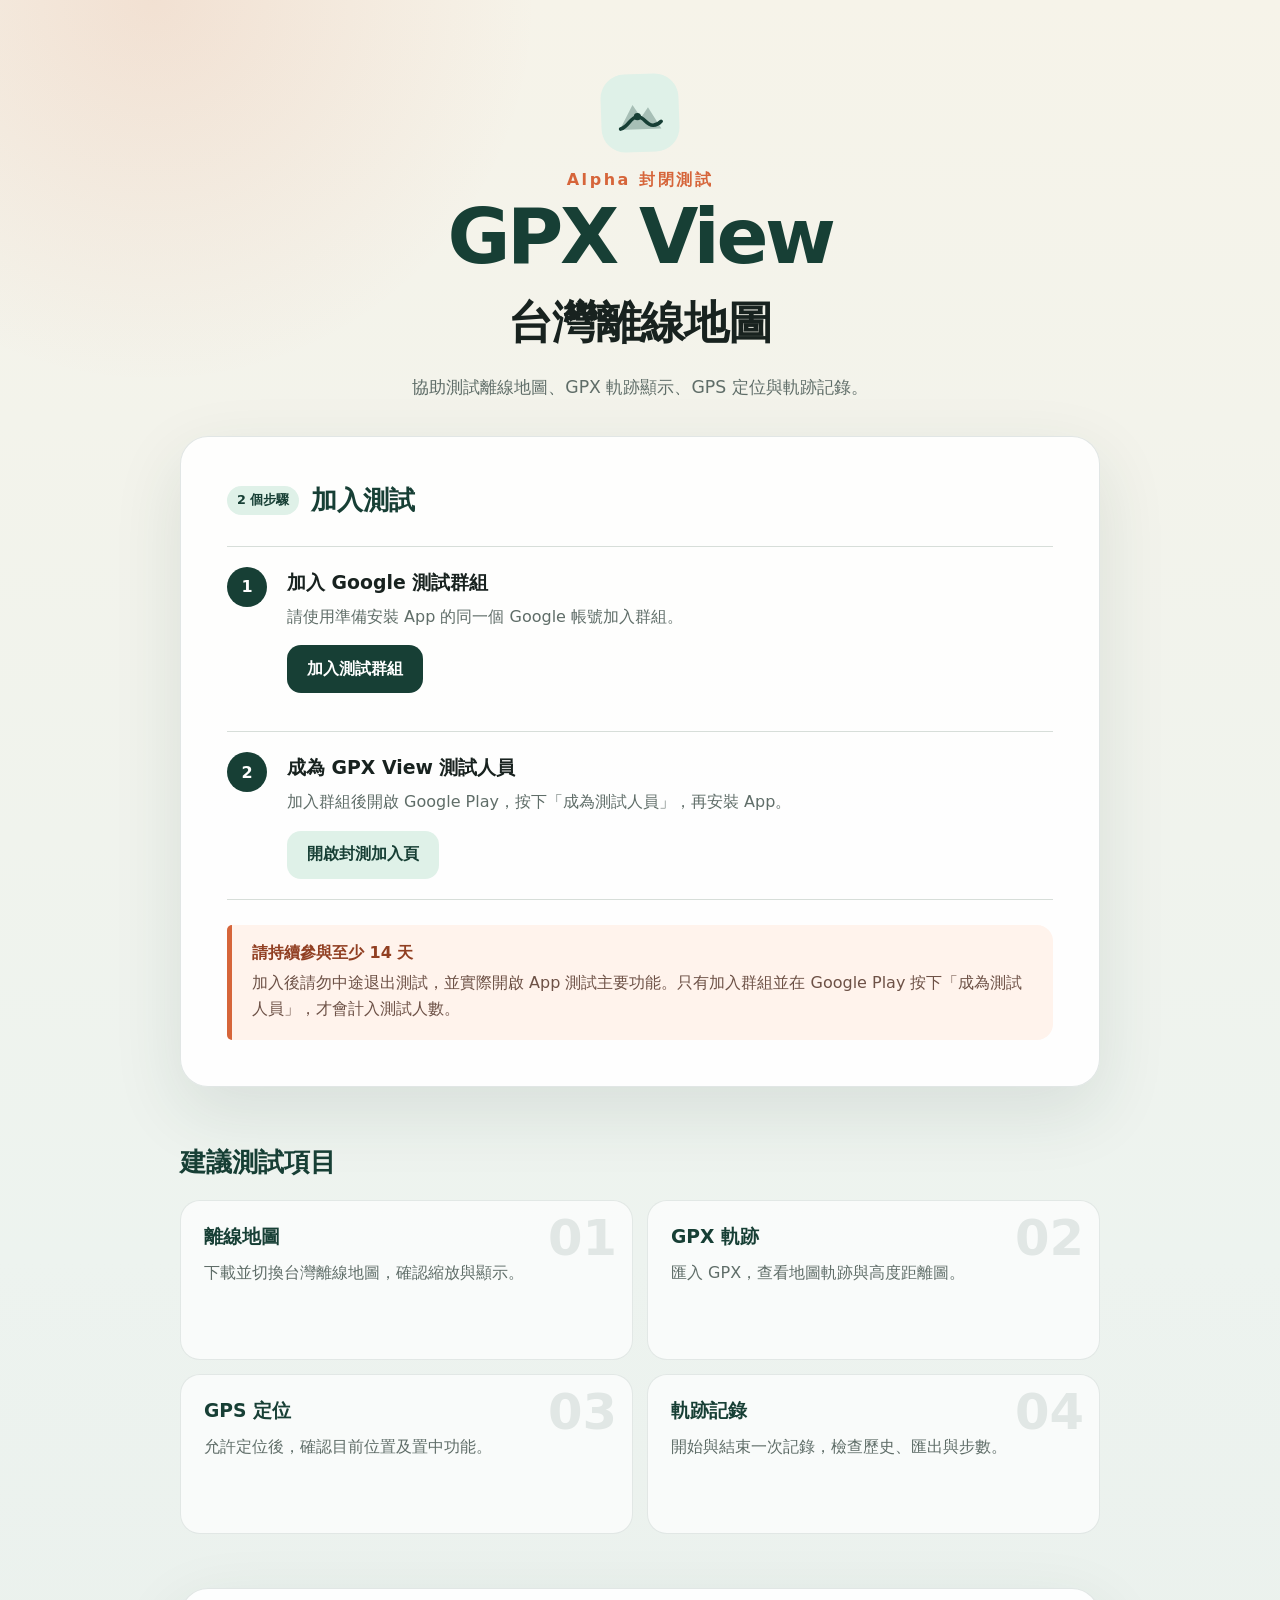
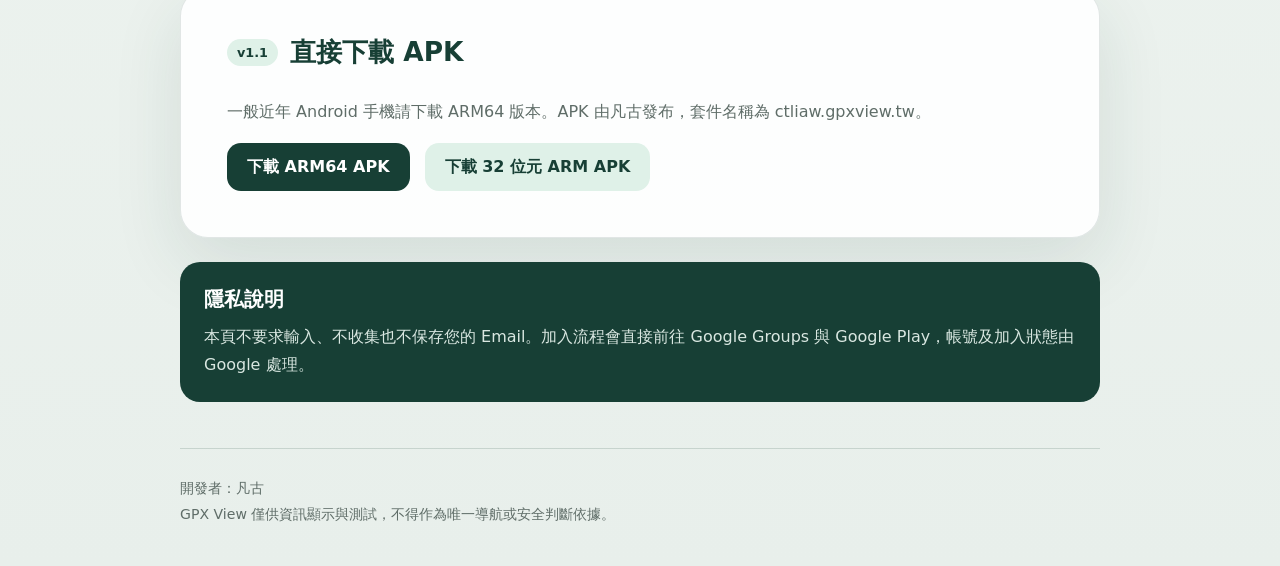
<file: index.html>
<!doctype html>
<html lang="zh-Hant">
<head>
  <meta charset="utf-8">
  <meta name="viewport" content="width=device-width, initial-scale=1">
  <meta name="description" content="GPX View 台灣離線地圖 Alpha 封閉測試加入頁面">
  <meta name="theme-color" content="#173f35">
  <title>GPX View 台灣離線地圖｜加入 Alpha 測試</title>
  <link rel="stylesheet" href="styles.css">
</head>
<body>
  <main class="shell">
    <header class="hero">
      <div class="mark" aria-hidden="true">
        <svg viewBox="0 0 64 64" role="img">
          <path d="M9 50 24 23l9 14 8-11 14 24H9Z" fill="currentColor" opacity=".28"/>
          <path d="M10 49c9-2 11-13 19-13 8 0 9 10 17 10 4 0 7-2 9-4" fill="none" stroke="currentColor" stroke-width="4" stroke-linecap="round"/>
          <circle cx="29" cy="36" r="4" fill="currentColor"/>
        </svg>
      </div>
      <p class="eyebrow">Alpha 封閉測試</p>
      <h1>GPX View<br><span>台灣離線地圖</span></h1>
      <p class="lead">協助測試離線地圖、GPX 軌跡顯示、GPS 定位與軌跡記錄。</p>
    </header>

    <section class="card" aria-labelledby="join-title">
      <div class="card-heading">
        <span class="step-badge">2 個步驟</span>
        <h2 id="join-title">加入測試</h2>
      </div>

      <ol class="steps">
        <li>
          <span class="number">1</span>
          <div class="step-content">
            <h3>加入 Google 測試群組</h3>
            <p>請使用準備安裝 App 的同一個 Google 帳號加入群組。</p>
            <a class="button primary" href="https://groups.google.com/g/gpxview-tw-testers" target="_blank" rel="noopener noreferrer">加入測試群組</a>
          </div>
        </li>
        <li>
          <span class="number">2</span>
          <div class="step-content">
            <h3>成為 GPX View 測試人員</h3>
            <p>加入群組後開啟 Google Play，按下「成為測試人員」，再安裝 App。</p>
            <a class="button secondary" href="https://play.google.com/apps/testing/ctliaw.gpxview.tw" target="_blank" rel="noopener noreferrer">開啟封測加入頁</a>
          </div>
        </li>
      </ol>

      <aside class="notice" aria-label="測試注意事項">
        <strong>請持續參與至少 14 天</strong>
        <p>加入後請勿中途退出測試，並實際開啟 App 測試主要功能。只有加入群組並在 Google Play 按下「成為測試人員」，才會計入測試人數。</p>
      </aside>
    </section>

    <section class="details" aria-labelledby="test-title">
      <h2 id="test-title">建議測試項目</h2>
      <div class="grid">
        <article><span>01</span><h3>離線地圖</h3><p>下載並切換台灣離線地圖，確認縮放與顯示。</p></article>
        <article><span>02</span><h3>GPX 軌跡</h3><p>匯入 GPX，查看地圖軌跡與高度距離圖。</p></article>
        <article><span>03</span><h3>GPS 定位</h3><p>允許定位後，確認目前位置及置中功能。</p></article>
        <article><span>04</span><h3>軌跡記錄</h3><p>開始與結束一次記錄，檢查歷史、匯出與步數。</p></article>
      </div>
    </section>

    <section class="card download" aria-labelledby="download-title">
      <div class="card-heading">
        <span class="step-badge">v1.1</span>
        <h2 id="download-title">直接下載 APK</h2>
      </div>
      <p>一般近年 Android 手機請下載 ARM64 版本。APK 由凡古發布，套件名稱為 ctliaw.gpxview.tw。</p>
      <a class="button primary" href="downloads/TaiwanGpxMap-v1.1-arm64-v8a.apk" download>下載 ARM64 APK</a>
      <a class="button secondary" href="downloads/TaiwanGpxMap-v1.1-armeabi-v7a.apk" download>下載 32 位元 ARM APK</a>
    </section>

    <section class="privacy" aria-labelledby="privacy-title">
      <h2 id="privacy-title">隱私說明</h2>
      <p>本頁不要求輸入、不收集也不保存您的 Email。加入流程會直接前往 Google Groups 與 Google Play，帳號及加入狀態由 Google 處理。</p>
    </section>

    <footer>
      <p>開發者：凡古</p>
      <p>GPX View 僅供資訊顯示與測試，不得作為唯一導航或安全判斷依據。</p>
    </footer>
  </main>
</body>
</html>
</file>
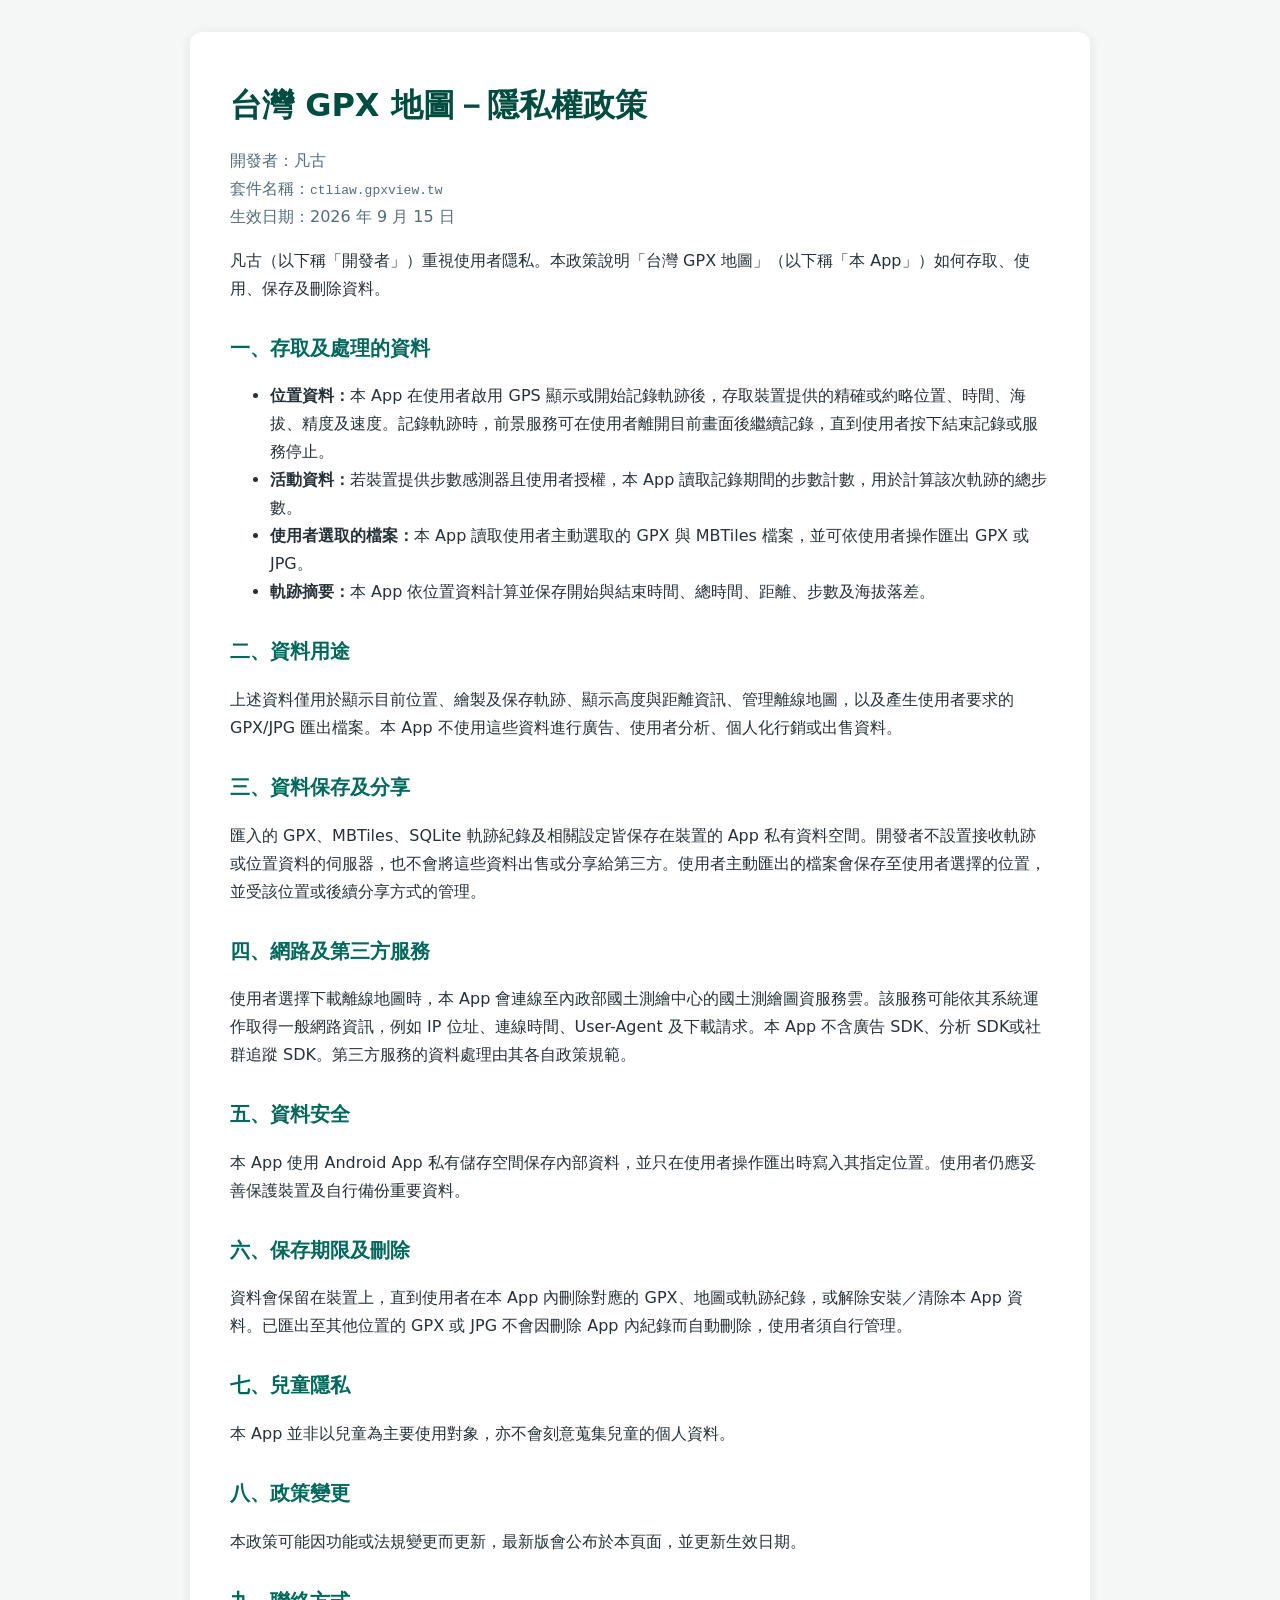
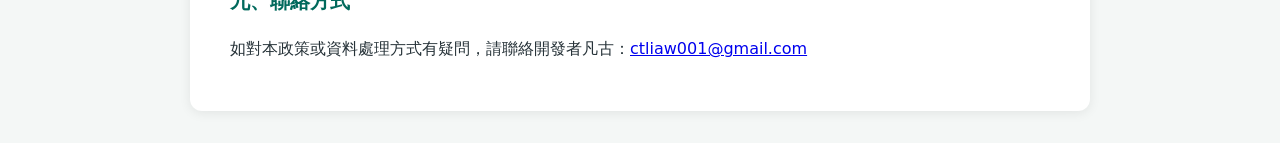
<file: privacy.html>
<!doctype html>
<html lang="zh-Hant-TW">
<head>
  <meta charset="utf-8">
  <meta name="viewport" content="width=device-width, initial-scale=1">
  <title>台灣 GPX 地圖－隱私權政策</title>
  <style>
    body { margin: 0; color: #263238; background: #f4f7f6; font-family: system-ui, -apple-system, "Noto Sans TC", sans-serif; line-height: 1.75; }
    main { max-width: 820px; margin: 32px auto; padding: 32px 40px; background: #fff; border-radius: 12px; box-shadow: 0 2px 12px #00000014; }
    h1 { color: #004d40; line-height: 1.25; }
    h2 { margin-top: 28px; color: #00695c; font-size: 1.25rem; }
    code { overflow-wrap: anywhere; }
    .meta { color: #546e7a; }
    @media (max-width: 680px) { main { margin: 0; padding: 22px; border-radius: 0; } }
  </style>
</head>
<body>
<main>
  <h1>台灣 GPX 地圖－隱私權政策</h1>
  <p class="meta">開發者：凡古<br>套件名稱：<code>ctliaw.gpxview.tw</code><br>生效日期：2026 年 9 月 15 日</p>

  <p>凡古（以下稱「開發者」）重視使用者隱私。本政策說明「台灣 GPX 地圖」（以下稱「本 App」）如何存取、使用、保存及刪除資料。</p>

  <h2>一、存取及處理的資料</h2>
  <ul>
    <li><strong>位置資料：</strong>本 App 在使用者啟用 GPS 顯示或開始記錄軌跡後，存取裝置提供的精確或約略位置、時間、海拔、精度及速度。記錄軌跡時，前景服務可在使用者離開目前畫面後繼續記錄，直到使用者按下結束記錄或服務停止。</li>
    <li><strong>活動資料：</strong>若裝置提供步數感測器且使用者授權，本 App 讀取記錄期間的步數計數，用於計算該次軌跡的總步數。</li>
    <li><strong>使用者選取的檔案：</strong>本 App 讀取使用者主動選取的 GPX 與 MBTiles 檔案，並可依使用者操作匯出 GPX 或 JPG。</li>
    <li><strong>軌跡摘要：</strong>本 App 依位置資料計算並保存開始與結束時間、總時間、距離、步數及海拔落差。</li>
  </ul>

  <h2>二、資料用途</h2>
  <p>上述資料僅用於顯示目前位置、繪製及保存軌跡、顯示高度與距離資訊、管理離線地圖，以及產生使用者要求的 GPX/JPG 匯出檔案。本 App 不使用這些資料進行廣告、使用者分析、個人化行銷或出售資料。</p>

  <h2>三、資料保存及分享</h2>
  <p>匯入的 GPX、MBTiles、SQLite 軌跡紀錄及相關設定皆保存在裝置的 App 私有資料空間。開發者不設置接收軌跡或位置資料的伺服器，也不會將這些資料出售或分享給第三方。使用者主動匯出的檔案會保存至使用者選擇的位置，並受該位置或後續分享方式的管理。</p>

  <h2>四、網路及第三方服務</h2>
  <p>使用者選擇下載離線地圖時，本 App 會連線至內政部國土測繪中心的國土測繪圖資服務雲。該服務可能依其系統運作取得一般網路資訊，例如 IP 位址、連線時間、User-Agent 及下載請求。本 App 不含廣告 SDK、分析 SDK或社群追蹤 SDK。第三方服務的資料處理由其各自政策規範。</p>

  <h2>五、資料安全</h2>
  <p>本 App 使用 Android App 私有儲存空間保存內部資料，並只在使用者操作匯出時寫入其指定位置。使用者仍應妥善保護裝置及自行備份重要資料。</p>

  <h2>六、保存期限及刪除</h2>
  <p>資料會保留在裝置上，直到使用者在本 App 內刪除對應的 GPX、地圖或軌跡紀錄，或解除安裝／清除本 App 資料。已匯出至其他位置的 GPX 或 JPG 不會因刪除 App 內紀錄而自動刪除，使用者須自行管理。</p>

  <h2>七、兒童隱私</h2>
  <p>本 App 並非以兒童為主要使用對象，亦不會刻意蒐集兒童的個人資料。</p>

  <h2>八、政策變更</h2>
  <p>本政策可能因功能或法規變更而更新，最新版會公布於本頁面，並更新生效日期。</p>

  <h2>九、聯絡方式</h2>
  <p>如對本政策或資料處理方式有疑問，請聯絡開發者凡古：<a href="mailto:ctliaw001@gmail.com">ctliaw001@gmail.com</a></p>
</main>
</body>
</html>
</file>
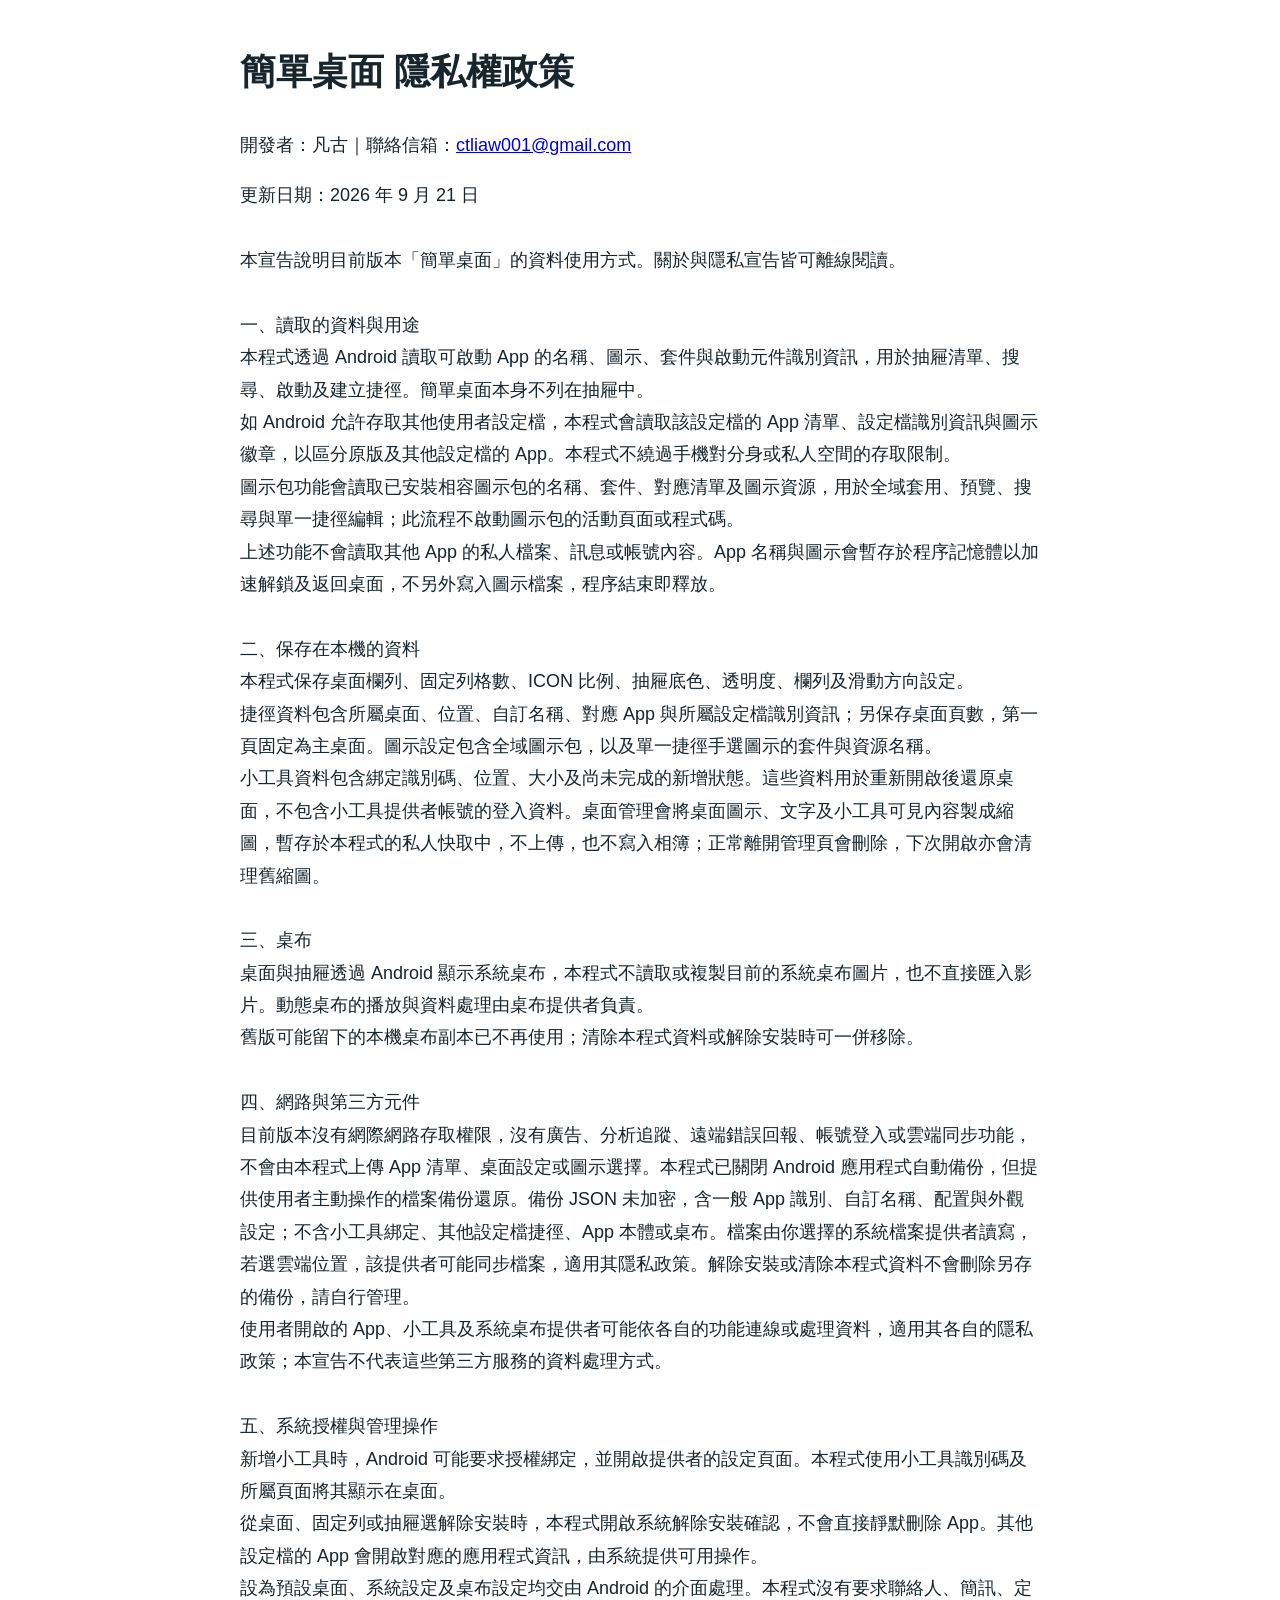
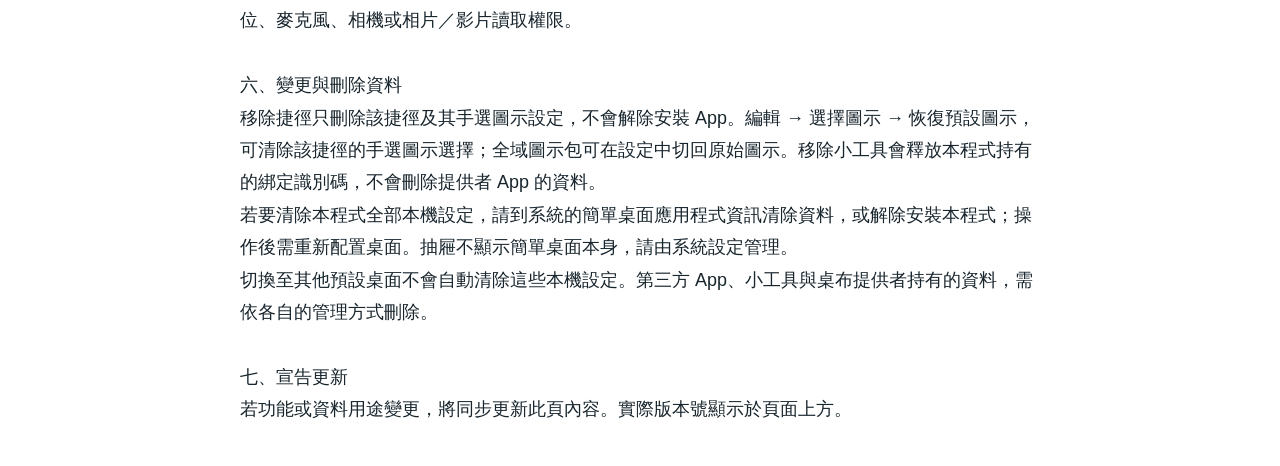
<file: simple-launcher-privacy.html>
<!doctype html><html lang="zh-Hant"><meta charset="utf-8"><meta name="viewport" content="width=device-width,initial-scale=1"><title>簡單桌面 隱私權政策</title><style>body{max-width:800px;margin:40px auto;padding:0 20px;font:18px/1.8 sans-serif;color:#18252d}pre{white-space:pre-wrap;font:inherit}</style><h1>簡單桌面 隱私權政策</h1><p>開發者：凡古｜聯絡信箱：<a href="mailto:ctliaw001@gmail.com">ctliaw001@gmail.com</a></p><pre>更新日期：2026 年 9 月 21 日

本宣告說明目前版本「簡單桌面」的資料使用方式。關於與隱私宣告皆可離線閱讀。

一、讀取的資料與用途
本程式透過 Android 讀取可啟動 App 的名稱、圖示、套件與啟動元件識別資訊，用於抽屜清單、搜尋、啟動及建立捷徑。簡單桌面本身不列在抽屜中。
如 Android 允許存取其他使用者設定檔，本程式會讀取該設定檔的 App 清單、設定檔識別資訊與圖示徽章，以區分原版及其他設定檔的 App。本程式不繞過手機對分身或私人空間的存取限制。
圖示包功能會讀取已安裝相容圖示包的名稱、套件、對應清單及圖示資源，用於全域套用、預覽、搜尋與單一捷徑編輯；此流程不啟動圖示包的活動頁面或程式碼。
上述功能不會讀取其他 App 的私人檔案、訊息或帳號內容。App 名稱與圖示會暫存於程序記憶體以加速解鎖及返回桌面，不另外寫入圖示檔案，程序結束即釋放。

二、保存在本機的資料
本程式保存桌面欄列、固定列格數、ICON 比例、抽屜底色、透明度、欄列及滑動方向設定。
捷徑資料包含所屬桌面、位置、自訂名稱、對應 App 與所屬設定檔識別資訊；另保存桌面頁數，第一頁固定為主桌面。圖示設定包含全域圖示包，以及單一捷徑手選圖示的套件與資源名稱。
小工具資料包含綁定識別碼、位置、大小及尚未完成的新增狀態。這些資料用於重新開啟後還原桌面，不包含小工具提供者帳號的登入資料。桌面管理會將桌面圖示、文字及小工具可見內容製成縮圖，暫存於本程式的私人快取中，不上傳，也不寫入相簿；正常離開管理頁會刪除，下次開啟亦會清理舊縮圖。

三、桌布
桌面與抽屜透過 Android 顯示系統桌布，本程式不讀取或複製目前的系統桌布圖片，也不直接匯入影片。動態桌布的播放與資料處理由桌布提供者負責。
舊版可能留下的本機桌布副本已不再使用；清除本程式資料或解除安裝時可一併移除。

四、網路與第三方元件
目前版本沒有網際網路存取權限，沒有廣告、分析追蹤、遠端錯誤回報、帳號登入或雲端同步功能，不會由本程式上傳 App 清單、桌面設定或圖示選擇。本程式已關閉 Android 應用程式自動備份，但提供使用者主動操作的檔案備份還原。備份 JSON 未加密，含一般 App 識別、自訂名稱、配置與外觀設定；不含小工具綁定、其他設定檔捷徑、App 本體或桌布。檔案由你選擇的系統檔案提供者讀寫，若選雲端位置，該提供者可能同步檔案，適用其隱私政策。解除安裝或清除本程式資料不會刪除另存的備份，請自行管理。
使用者開啟的 App、小工具及系統桌布提供者可能依各自的功能連線或處理資料，適用其各自的隱私政策；本宣告不代表這些第三方服務的資料處理方式。

五、系統授權與管理操作
新增小工具時，Android 可能要求授權綁定，並開啟提供者的設定頁面。本程式使用小工具識別碼及所屬頁面將其顯示在桌面。
從桌面、固定列或抽屜選解除安裝時，本程式開啟系統解除安裝確認，不會直接靜默刪除 App。其他設定檔的 App 會開啟對應的應用程式資訊，由系統提供可用操作。
設為預設桌面、系統設定及桌布設定均交由 Android 的介面處理。本程式沒有要求聯絡人、簡訊、定位、麥克風、相機或相片／影片讀取權限。

六、變更與刪除資料
移除捷徑只刪除該捷徑及其手選圖示設定，不會解除安裝 App。編輯 → 選擇圖示 → 恢復預設圖示，可清除該捷徑的手選圖示選擇；全域圖示包可在設定中切回原始圖示。移除小工具會釋放本程式持有的綁定識別碼，不會刪除提供者 App 的資料。
若要清除本程式全部本機設定，請到系統的簡單桌面應用程式資訊清除資料，或解除安裝本程式；操作後需重新配置桌面。抽屜不顯示簡單桌面本身，請由系統設定管理。
切換至其他預設桌面不會自動清除這些本機設定。第三方 App、小工具與桌布提供者持有的資料，需依各自的管理方式刪除。

七、宣告更新
若功能或資料用途變更，將同步更新此頁內容。實際版本號顯示於頁面上方。</pre></html>
</file>
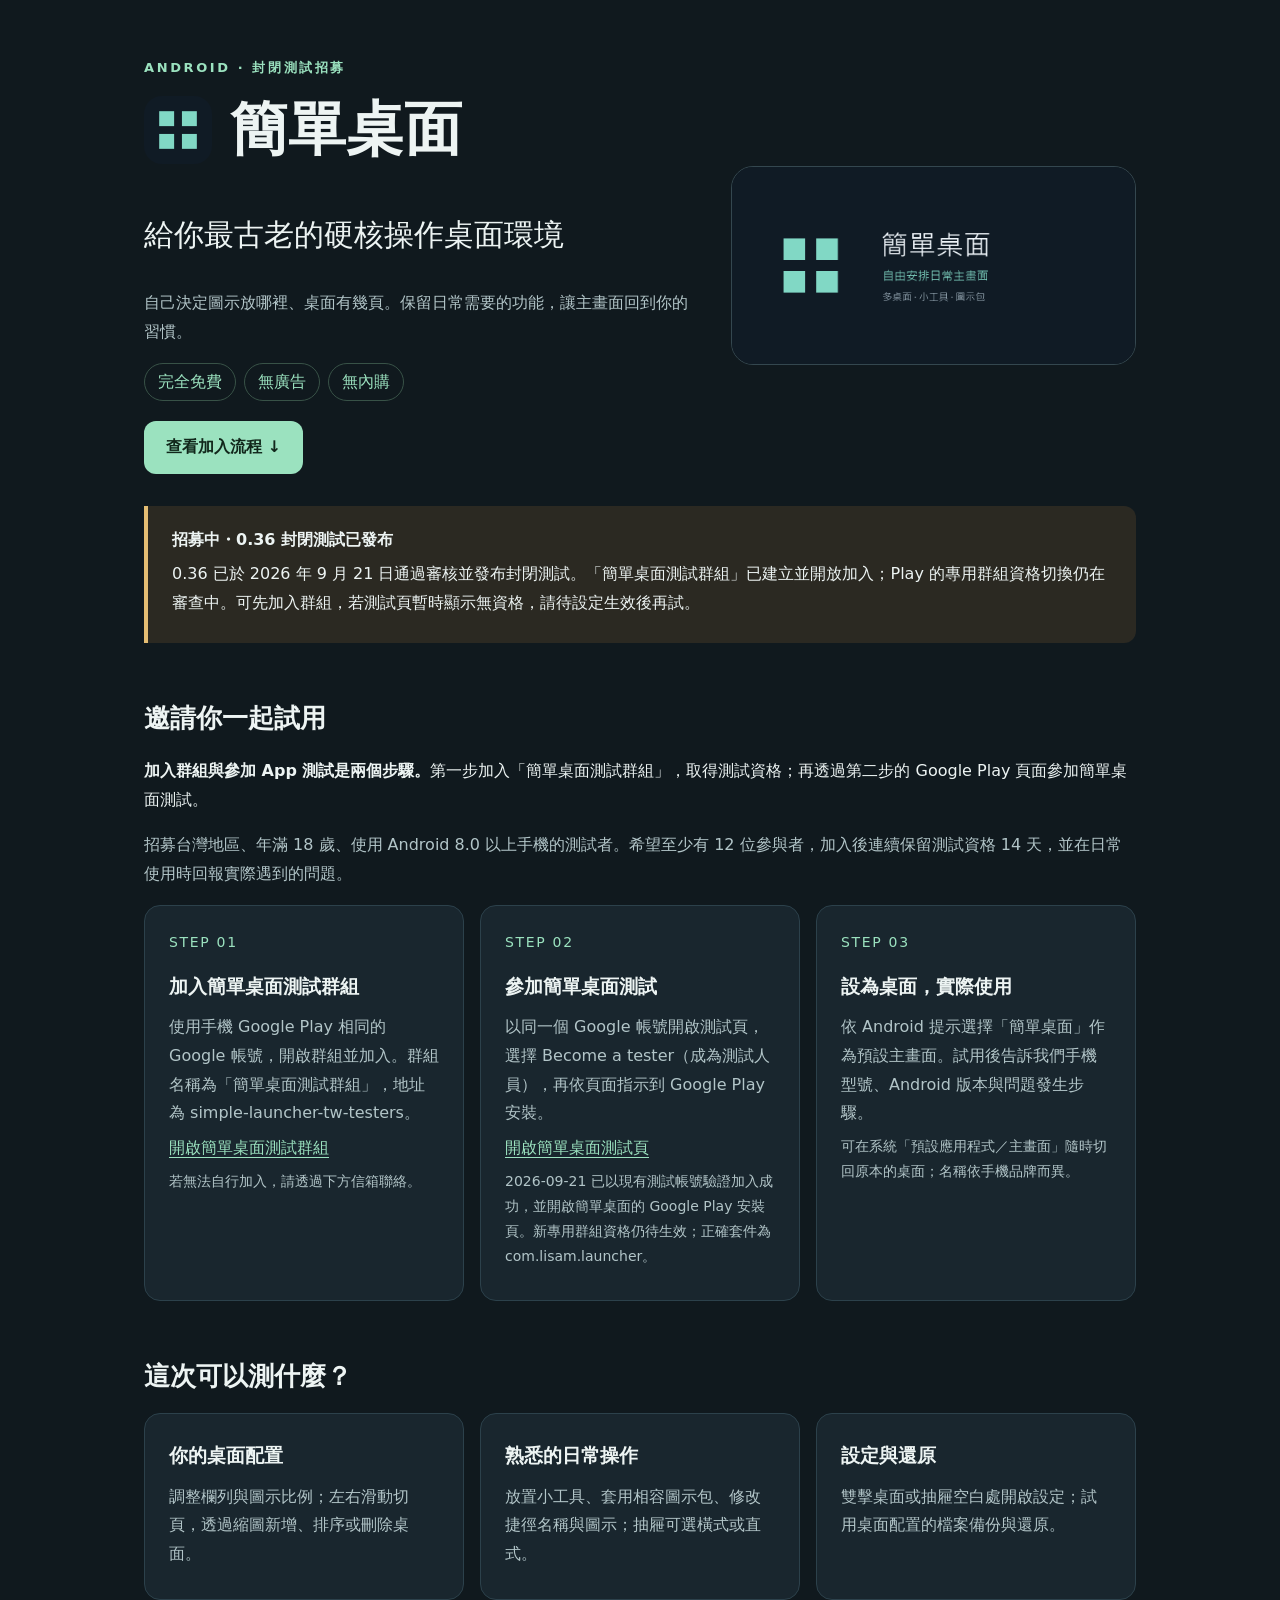
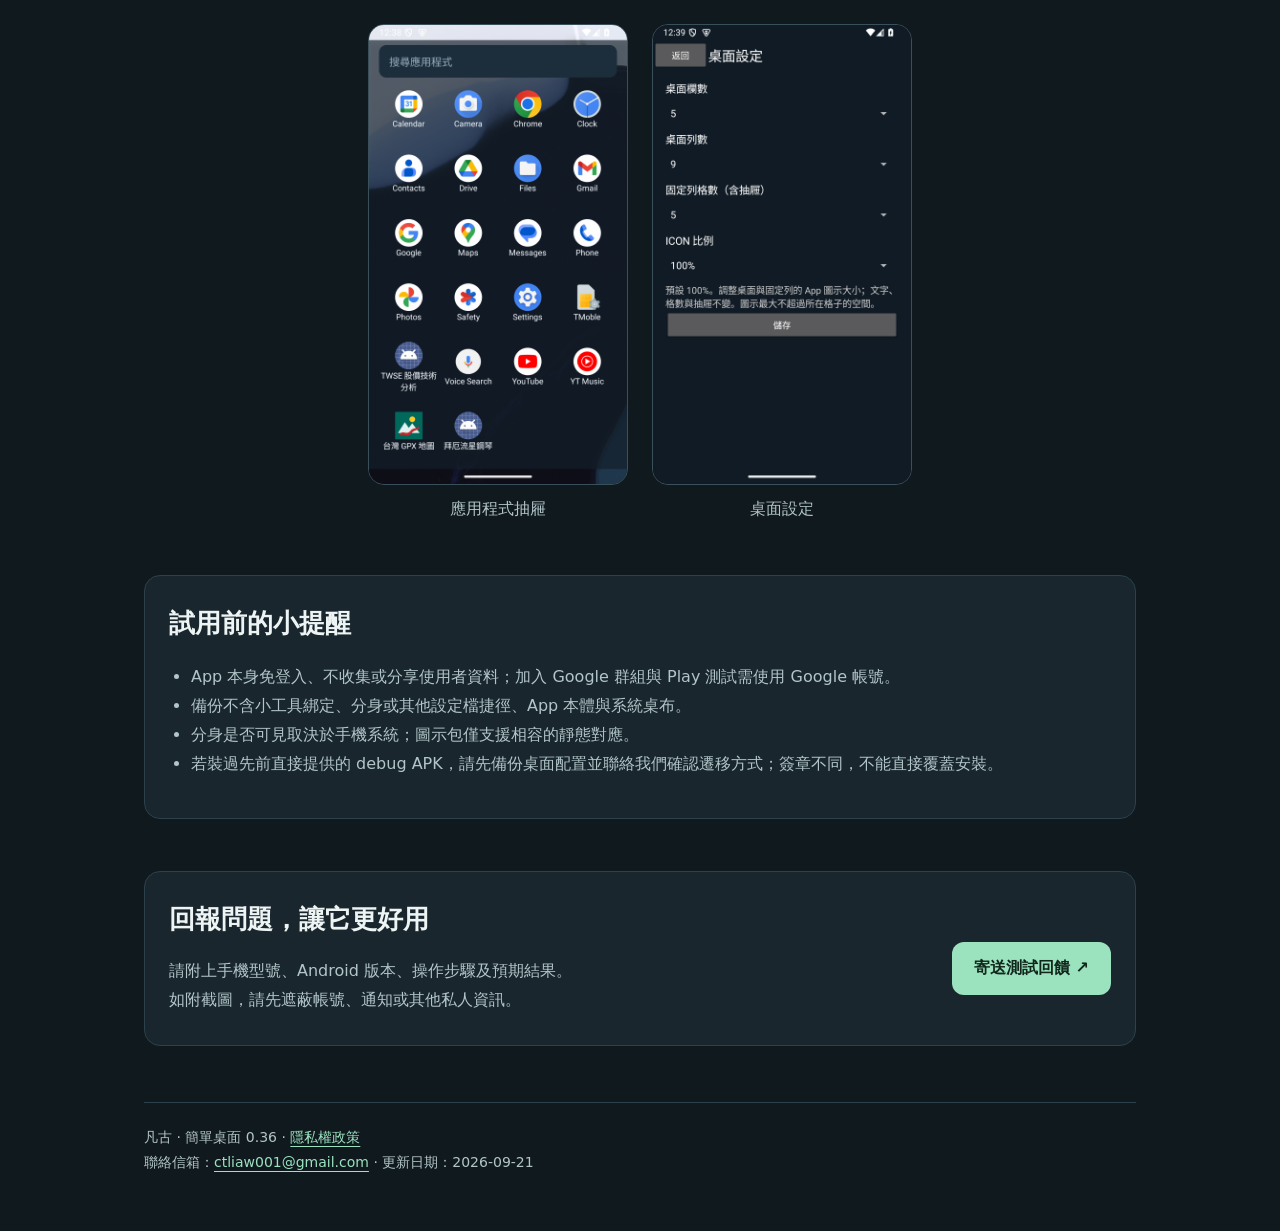
<file: simple-launcher-test.html>
<!doctype html>
<html lang="zh-Hant">
<head><meta charset="utf-8"><meta name="viewport" content="width=device-width,initial-scale=1">
<title>簡單桌面｜封閉測試招募</title><meta name="description" content="給你最古老的硬核操作桌面環境。簡單桌面完全免費、無廣告、無內購，邀請你參與 Android 封閉測試。">
<style>
:root{color-scheme:dark;--bg:#10191e;--card:#19262e;--text:#edf4f3;--muted:#b2c5c8;--accent:#9be2bf}*{box-sizing:border-box}body{margin:0;background:var(--bg);color:var(--text);font-family:system-ui,-apple-system,"Noto Sans TC",sans-serif;line-height:1.8}main{max-width:1040px;margin:auto;padding:56px 24px}a{color:var(--accent);text-underline-offset:4px}a:focus-visible{outline:3px solid var(--accent);outline-offset:5px}.eyebrow{letter-spacing:.2em;color:var(--accent);font-size:13px;font-weight:700}.hero{display:grid;grid-template-columns:1.35fr 1fr;gap:40px;align-items:center}.brand{display:flex;gap:18px;align-items:center}.brand img{width:68px;height:68px;border-radius:18px}h1{font-size:clamp(36px,6vw,58px);line-height:1.2;margin:16px 0}h2{font-size:26px;margin:0 0 14px}h3{font-size:19px;margin:0 0 10px}.lead{font-size:clamp(22px,3vw,30px);line-height:1.6;max-width:550px}.muted{color:var(--muted)}.chips{display:flex;flex-wrap:wrap;gap:8px}.chips span{border:1px solid #385247;padding:4px 13px;border-radius:30px;color:var(--accent)}.hero-art{width:100%;height:auto;border-radius:22px;border:1px solid #34474f}.notice{margin:32px 0;padding:20px 24px;border-left:4px solid #e4bd73;background:#2b2922;border-radius:0 12px 12px 0}.notice p{margin:5px 0}.cta{display:inline-block;background:var(--accent);color:#11271b;font-weight:750;text-decoration:none;border-radius:12px;padding:12px 22px;margin-top:20px}.section{margin-top:52px}.grid{display:grid;grid-template-columns:repeat(3,1fr);gap:16px}.card{background:var(--card);border:1px solid #2c414b;border-radius:16px;padding:24px}.card p{margin:6px 0;color:var(--muted)}.num{color:var(--accent);font-size:14px;letter-spacing:.12em;margin-bottom:14px}.steps{list-style:none;padding:0}.small{font-size:14px}.screens{display:grid;grid-template-columns:repeat(2,minmax(0,260px));gap:24px;justify-content:center;margin-top:24px}.screens figure{margin:0}.screens img{display:block;width:100%;height:auto;border:1px solid #39505a;border-radius:16px}.screens figcaption{text-align:center;color:var(--muted);margin-top:10px}ul{padding-left:22px}.feedback{display:flex;justify-content:space-between;align-items:center;gap:24px}footer{margin-top:56px;padding-top:22px;border-top:1px solid #2c414b;color:var(--muted);font-size:14px}@media(max-width:720px){main{padding:30px 20px}.hero,.grid{grid-template-columns:1fr}.hero{gap:24px}.hero-art{max-width:480px}.feedback{display:block}.section{margin-top:38px}.screens{gap:14px}.card{padding:20px}}
</style></head><body><main>
<header class="hero"><div><div class="eyebrow">ANDROID · 封閉測試招募</div><div class="brand"><img src="simple-launcher-assets/icon-512.png" alt="簡單桌面圖示" width="68" height="68"><h1>簡單桌面</h1></div><p class="lead">給你最古老的硬核操作桌面環境</p><p class="muted">自己決定圖示放哪裡、桌面有幾頁。保留日常需要的功能，讓主畫面回到你的習慣。</p><div class="chips"><span>完全免費</span><span>無廣告</span><span>無內購</span></div><a class="cta" href="#join">查看加入流程 ↓</a></div><img class="hero-art" src="simple-launcher-assets/feature-1024x500.png" alt="簡單桌面功能介紹" width="1024" height="500"></header>
<aside class="notice" aria-label="測試開放狀態"><strong>招募中・0.36 封閉測試已發布</strong><p>0.36 已於 2026 年 9 月 21 日通過審核並發布封閉測試。「簡單桌面測試群組」已建立並開放加入；Play 的專用群組資格切換仍在審查中。可先加入群組，若測試頁暫時顯示無資格，請待設定生效後再試。</p></aside>
<section class="section" id="join"><h2>邀請你一起試用</h2><p><strong>加入群組與參加 App 測試是兩個步驟。</strong>第一步加入「簡單桌面測試群組」，取得測試資格；再透過第二步的 Google Play 頁面參加簡單桌面測試。</p><p class="muted">招募台灣地區、年滿 18 歲、使用 Android 8.0 以上手機的測試者。希望至少有 12 位參與者，加入後連續保留測試資格 14 天，並在日常使用時回報實際遇到的問題。</p><ol class="grid steps"><li class="card"><div class="num">STEP 01</div><h3>加入簡單桌面測試群組</h3><p>使用手機 Google Play 相同的 Google 帳號，開啟群組並加入。群組名稱為「簡單桌面測試群組」，地址為 simple-launcher-tw-testers。</p><p><a href="https://groups.google.com/g/simple-launcher-tw-testers">開啟簡單桌面測試群組</a></p><p class="small">若無法自行加入，請透過下方信箱聯絡。</p></li><li class="card"><div class="num">STEP 02</div><h3>參加簡單桌面測試</h3><p>以同一個 Google 帳號開啟測試頁，選擇 Become a tester（成為測試人員），再依頁面指示到 Google Play 安裝。</p><p><a href="https://play.google.com/apps/testing/com.lisam.launcher">開啟簡單桌面測試頁</a></p><p class="small">2026-09-21 已以現有測試帳號驗證加入成功，並開啟簡單桌面的 Google Play 安裝頁。新專用群組資格仍待生效；正確套件為 com.lisam.launcher。</p></li><li class="card"><div class="num">STEP 03</div><h3>設為桌面，實際使用</h3><p>依 Android 提示選擇「簡單桌面」作為預設主畫面。試用後告訴我們手機型號、Android 版本與問題發生步驟。</p><p class="small">可在系統「預設應用程式／主畫面」隨時切回原本的桌面；名稱依手機品牌而異。</p></li></ol></section>
<section class="section"><h2>這次可以測什麼？</h2><div class="grid"><article class="card"><h3>你的桌面配置</h3><p>調整欄列與圖示比例；左右滑動切頁，透過縮圖新增、排序或刪除桌面。</p></article><article class="card"><h3>熟悉的日常操作</h3><p>放置小工具、套用相容圖示包、修改捷徑名稱與圖示；抽屜可選橫式或直式。</p></article><article class="card"><h3>設定與還原</h3><p>雙擊桌面或抽屜空白處開啟設定；試用桌面配置的檔案備份與還原。</p></article></div><div class="screens"><figure><img src="simple-launcher-assets/phone-drawer.png" alt="0.36 版應用程式抽屜實際畫面" width="1080" height="1920" loading="lazy"><figcaption>應用程式抽屜</figcaption></figure><figure><img src="simple-launcher-assets/phone-desktop-settings.png" alt="0.36 版桌面網格與圖示比例設定實際畫面" width="1080" height="1920" loading="lazy"><figcaption>桌面設定</figcaption></figure></div></section>
<section class="section card"><h2>試用前的小提醒</h2><ul class="muted"><li>App 本身免登入、不收集或分享使用者資料；加入 Google 群組與 Play 測試需使用 Google 帳號。</li><li>備份不含小工具綁定、分身或其他設定檔捷徑、App 本體與系統桌布。</li><li>分身是否可見取決於手機系統；圖示包僅支援相容的靜態對應。</li><li>若裝過先前直接提供的 debug APK，請先備份桌面配置並聯絡我們確認遷移方式；簽章不同，不能直接覆蓋安裝。</li></ul></section>
<section class="section card feedback"><div><h2>回報問題，讓它更好用</h2><p class="muted">請附上手機型號、Android 版本、操作步驟及預期結果。<br>如附截圖，請先遮蔽帳號、通知或其他私人資訊。</p></div><a class="cta" href="mailto:ctliaw001@gmail.com?subject=%E7%B0%A1%E5%96%AE%E6%A1%8C%E9%9D%A2%E6%B8%AC%E8%A9%A6%E5%9B%9E%E9%A5%8B">寄送測試回饋 ↗</a></section>
<footer>凡古 · 簡單桌面 0.36 · <a href="simple-launcher-privacy.html">隱私權政策</a><br>聯絡信箱：<a href="mailto:ctliaw001@gmail.com">ctliaw001@gmail.com</a> · 更新日期：2026-09-21</footer>
</main></body></html>
</file>
<file: styles.css>
:root {
  color-scheme: light;
  --forest: #173f35;
  --forest-2: #225c4b;
  --mint: #dff1e8;
  --cream: #f6f3e9;
  --ink: #18221f;
  --muted: #5f6d68;
  --line: #d7ded9;
  --white: #fff;
  --orange: #d6653a;
  font-family: "Noto Sans TC", "Microsoft JhengHei", system-ui, sans-serif;
}

* { box-sizing: border-box; }

body {
  margin: 0;
  color: var(--ink);
  background:
    radial-gradient(circle at 12% 0%, rgba(214, 101, 58, .13), transparent 24rem),
    linear-gradient(180deg, var(--cream), #edf3ef 58%, #e8efeb);
  min-height: 100vh;
}

.shell { width: min(100% - 32px, 920px); margin: 0 auto; padding: 54px 0 36px; }
.hero { text-align: center; padding: 20px 0 34px; }
.mark { width: 78px; height: 78px; margin: 0 auto 18px; display: grid; place-items: center; color: var(--forest); background: var(--mint); border-radius: 24px; transform: rotate(-2deg); }
.mark svg { width: 58px; height: 58px; }
.eyebrow { margin: 0 0 8px; color: var(--orange); font-weight: 800; letter-spacing: .16em; }
h1 { margin: 0; font-size: clamp(2.5rem, 8vw, 4.8rem); line-height: .98; letter-spacing: -.045em; color: var(--forest); }
h1 span { color: var(--ink); font-size: .58em; letter-spacing: -.02em; }
.lead { max-width: 610px; margin: 22px auto 0; color: var(--muted); font-size: 1.08rem; line-height: 1.75; }

.card { background: rgba(255,255,255,.9); border: 1px solid rgba(23,63,53,.12); border-radius: 28px; padding: clamp(24px, 5vw, 46px); box-shadow: 0 24px 70px rgba(31,61,51,.11); }
.card-heading { display: flex; align-items: center; gap: 12px; margin-bottom: 28px; }
.card-heading h2, .details h2, .privacy h2 { margin: 0; color: var(--forest); font-size: 1.65rem; }
.step-badge { padding: 6px 10px; border-radius: 999px; color: var(--forest); background: var(--mint); font-size: .8rem; font-weight: 800; }
.steps { list-style: none; padding: 0; margin: 0; display: grid; gap: 18px; }
.steps li { display: grid; grid-template-columns: 44px 1fr; gap: 16px; padding: 20px 0; border-top: 1px solid var(--line); }
.steps li:last-child { border-bottom: 1px solid var(--line); }
.number { width: 40px; height: 40px; display: grid; place-items: center; border-radius: 50%; color: var(--white); background: var(--forest); font-weight: 900; }
.step-content h3 { margin: 3px 0 8px; font-size: 1.18rem; }
.step-content p { margin: 0 0 15px; color: var(--muted); line-height: 1.65; }
.button { display: inline-flex; min-height: 48px; align-items: center; justify-content: center; padding: 0 20px; border-radius: 14px; font-weight: 800; text-decoration: none; transition: transform .18s ease, box-shadow .18s ease; }
.button:hover { transform: translateY(-2px); box-shadow: 0 9px 24px rgba(23,63,53,.16); }
.button:focus-visible { outline: 3px solid rgba(214,101,58,.45); outline-offset: 3px; }
.primary { color: var(--white); background: var(--forest); }
.secondary { color: var(--forest); background: var(--mint); }
.notice { margin-top: 25px; padding: 18px 20px; border-left: 5px solid var(--orange); border-radius: 5px 16px 16px 5px; background: #fff3ec; }
.notice strong { color: #913f22; }
.notice p { margin: 6px 0 0; color: #6d5146; line-height: 1.65; }
.download { margin: 24px 0; }
.download p { margin: 0 0 18px; color: var(--muted); line-height: 1.7; }
.download .button + .button { margin-left: 10px; }

.details { padding: 58px 0 30px; }
.grid { display: grid; grid-template-columns: repeat(2, 1fr); gap: 14px; margin-top: 20px; }
.grid article { position: relative; overflow: hidden; min-height: 160px; padding: 23px; border-radius: 20px; background: rgba(255,255,255,.68); border: 1px solid rgba(23,63,53,.1); }
.grid article span { position: absolute; right: 15px; top: 8px; color: rgba(23,63,53,.1); font-size: 3.1rem; font-weight: 900; }
.grid article h3 { position: relative; margin: 0 0 10px; color: var(--forest); }
.grid article p { position: relative; margin: 0; color: var(--muted); line-height: 1.65; }
.privacy { margin: 24px 0 46px; padding: 24px; border-radius: 20px; background: var(--forest); color: #d9e7e1; }
.privacy h2 { color: var(--white); font-size: 1.25rem; }
.privacy p { margin: 10px 0 0; line-height: 1.7; }
footer { padding-top: 24px; border-top: 1px solid rgba(23,63,53,.16); color: var(--muted); font-size: .88rem; line-height: 1.6; }
footer p { margin: 4px 0; }

@media (max-width: 620px) {
  .shell { width: min(100% - 22px, 920px); padding-top: 30px; }
  .hero { padding-bottom: 25px; }
  .card { border-radius: 22px; }
  .grid { grid-template-columns: 1fr; }
  .button { width: 100%; }
  .download .button + .button { margin: 10px 0 0; }
}

@media (prefers-reduced-motion: reduce) {
  * { scroll-behavior: auto !important; transition: none !important; }
}
</file>
